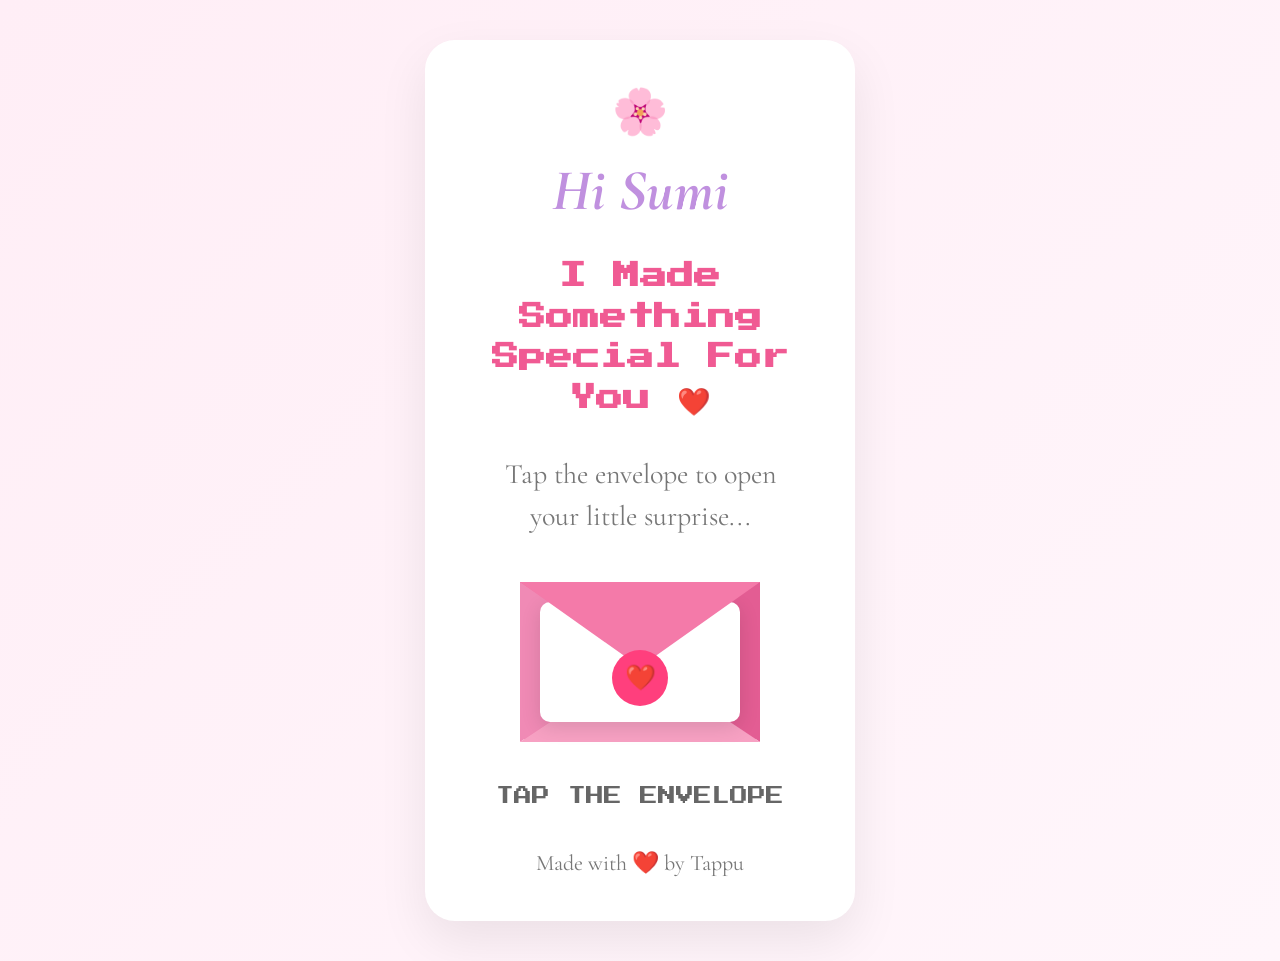
<file: index.html>
<!DOCTYPE html>
<html lang="en">
<head>
    <meta charset="UTF-8">
    <meta name="viewport" content="width=device-width, initial-scale=1.0">

    <title>For Sumi ❤️</title>

    <link rel="stylesheet" href="style.css">

    <link rel="preconnect" href="https://fonts.googleapis.com">
    <link rel="preconnect" href="https://fonts.gstatic.com" crossorigin>

    <link href="https://fonts.googleapis.com/css2?family=Cormorant+Garamond:wght@400;600&family=Press+Start+2P&display=swap" rel="stylesheet">
</head>

<body>

    <!-- Falling Petals -->
    <div class="petals"></div>

    <div class="card">

        <div class="flower">🌸</div>

        <h2>Hi Sumi</h2>

        <h1>
            I Made Something<br>
            Special For You ❤️
        </h1>

        <p>
            Tap the envelope to open<br>
            your little surprise...
        </p>

        <div class="envelope-container">

            <div class="envelope" id="envelope">

                <div class="back"></div>

                <div class="left"></div>

                <div class="right"></div>

                <div class="bottom"></div>

                <div class="letter"></div>

                <div class="flap"></div>

                <div class="heart">❤️</div>

            </div>

        </div>

        <div class="tap">
            TAP THE ENVELOPE
        </div>

        <div class="credit">
            Made with ❤️ by Tappu
        </div>

    </div>

    <script src="script.js"></script>

</body>
</html>
</file>
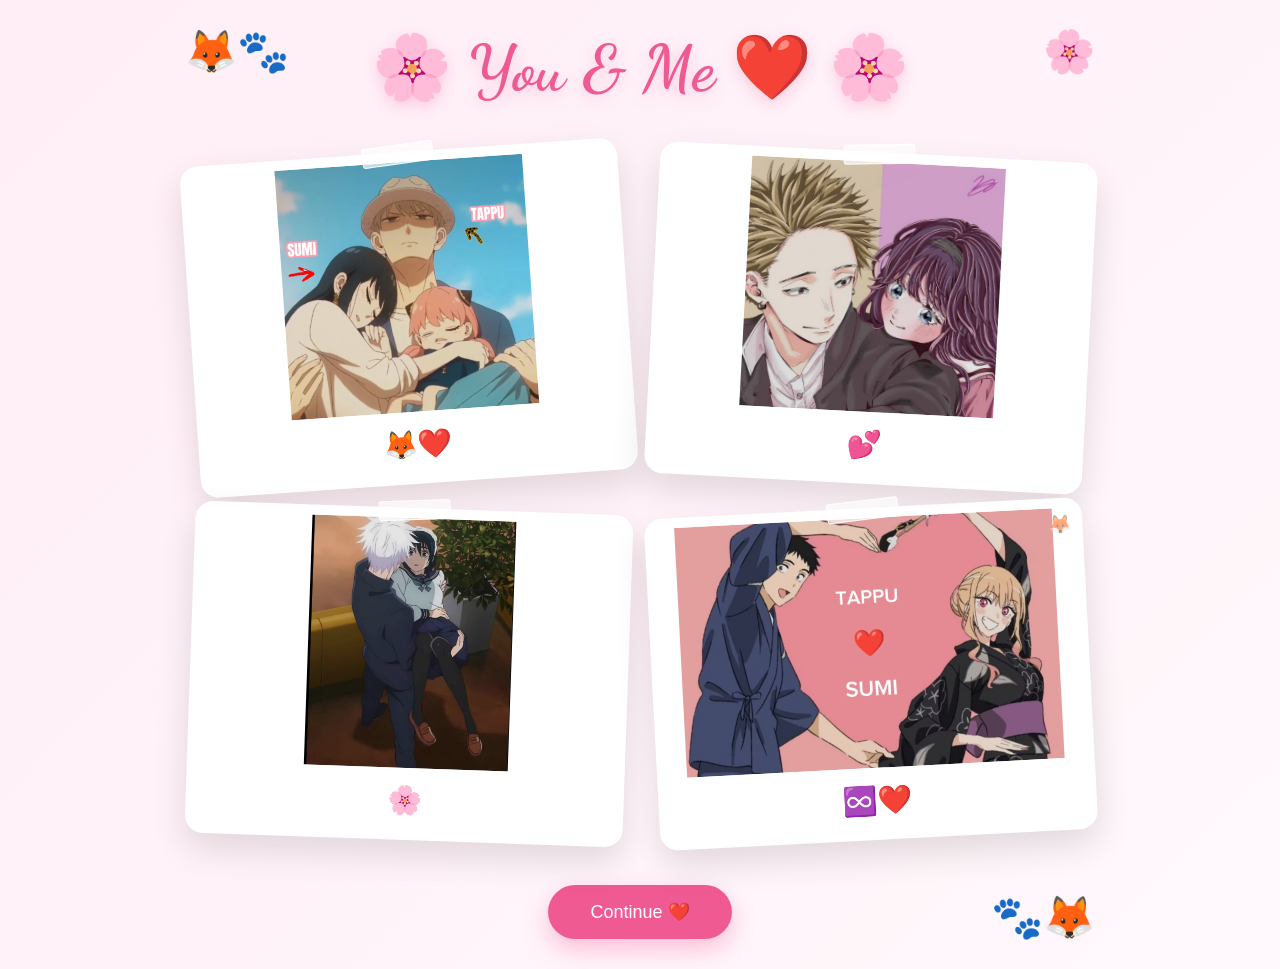
<file: gallery.html>
<!DOCTYPE html>
<html lang="en">
<head>
<meta charset="UTF-8">
<meta name="viewport" content="width=device-width, initial-scale=1.0">

<title>You & Me ❤️</title>

<link rel="stylesheet" href="gallery.css">

<link href="https://fonts.googleapis.com/css2?family=Poppins:wght@300;400;600&family=Dancing+Script:wght@700&display=swap" rel="stylesheet">
</head>

<body>

<!-- Floating Hearts -->
<div class="hearts"></div>

<!-- Main Container -->
<div class="container">

    <!-- Corner Decorations -->
    <div class="corner top-left">🦊🐾</div>
    <div class="corner top-right">🌸</div>

    <!-- Title -->
    <h1>🌸 You & Me ❤️ 🌸</h1>

    <!-- Gallery -->
    <div class="gallery">

        <!-- Photo 1 -->
        <div class="polaroid">
            <img src="photo1.jpg" class="photo" alt="Photo 1">
            <span>🦊❤️</span>
        </div>

        <!-- Photo 2 -->
        <div class="polaroid">
            <img src="photo2.jpg" class="photo" alt="Photo 2">
            <span>💕</span>
        </div>

        <!-- Photo 3 -->
        <div class="polaroid">
            <img src="photo3.jpg" class="photo" alt="Photo 3">
            <span>🌸</span>
        </div>

        <!-- Photo 4 (Secret Fox) -->
        <div class="polaroid secretFox" id="foxSecret">
            <img src="photo4.jpg" class="photo" alt="Photo 4">
            <span>♾️❤️</span>
        </div>

    </div>

    <!-- Continue Button -->
    <button id="nextBtn">
        Continue ❤️
    </button>

    <!-- Bottom Decoration -->
    <div class="corner bottom-right">🐾🦊</div>

</div>

<!-- Lightbox -->
<div id="lightbox">

    <span id="close">&times;</span>

    <img id="lightboxImg" alt="Full Size Photo">

</div>

<script src="gallery.js"></script>

</body>
</html>
</file>
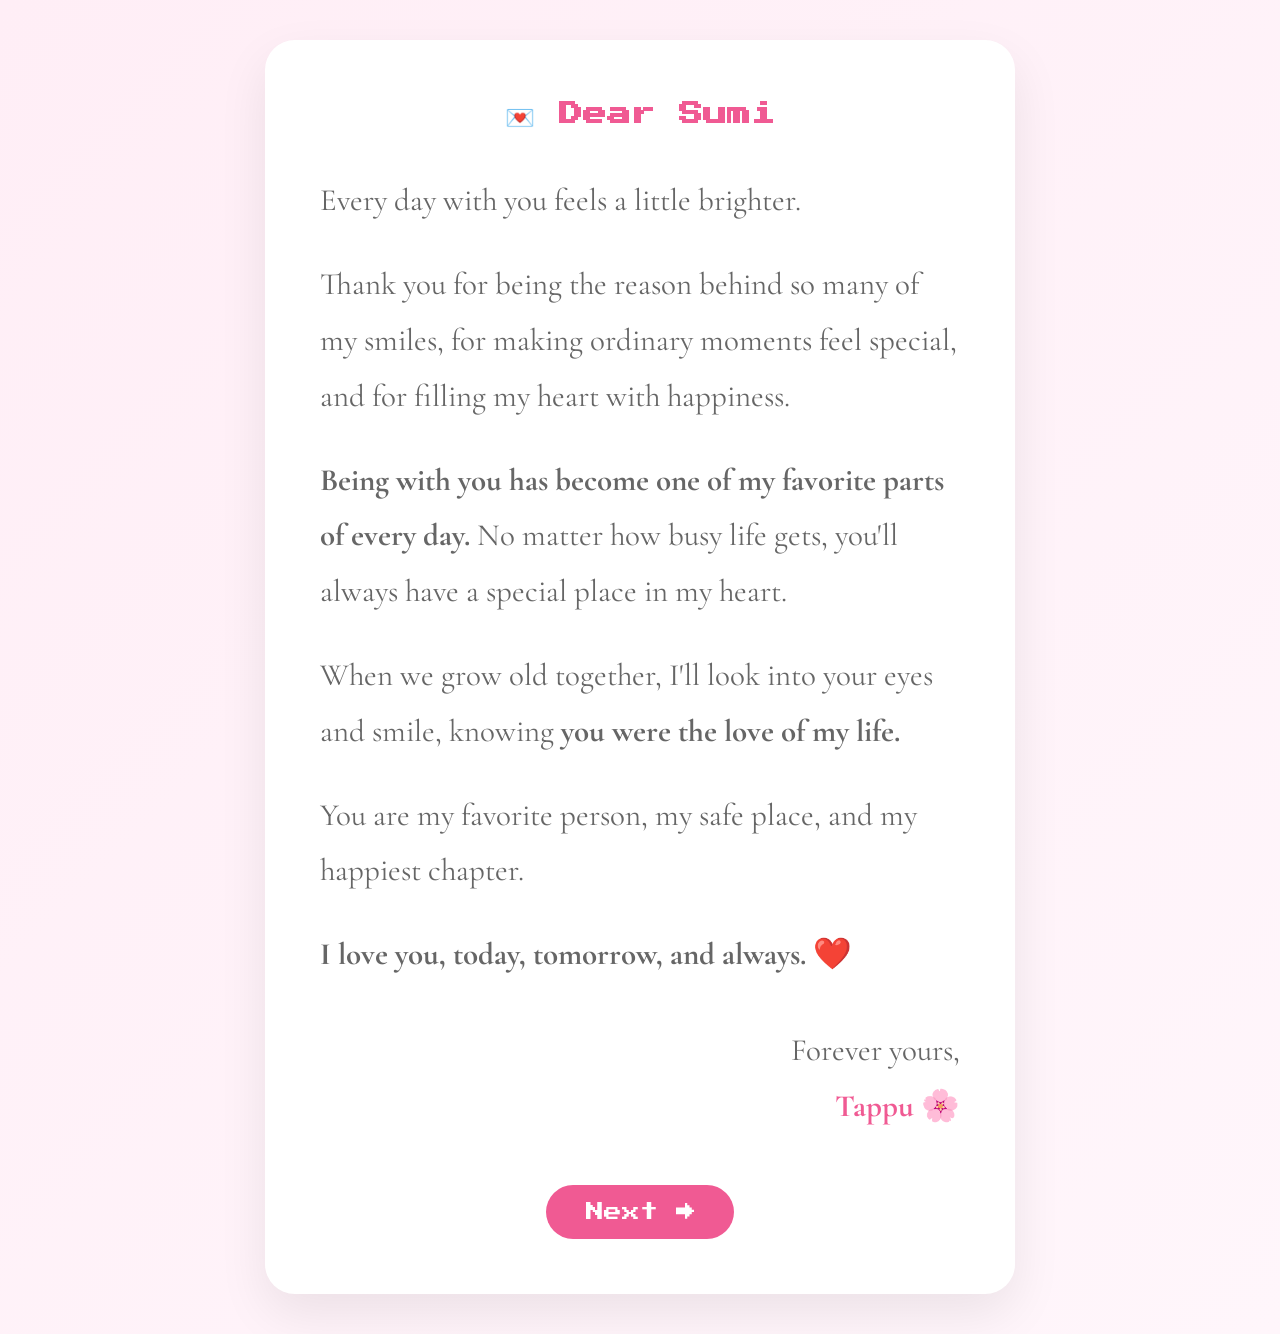
<file: letter.html>
<!DOCTYPE html>
<html lang="en">
<head>
    <meta charset="UTF-8">
    <meta name="viewport" content="width=device-width, initial-scale=1.0">
    <title>A Letter For Sumi ❤️</title>

    <link rel="preconnect" href="https://fonts.googleapis.com">
    <link rel="preconnect" href="https://fonts.gstatic.com" crossorigin>

    <link href="https://fonts.googleapis.com/css2?family=Cormorant+Garamond:wght@400;600&family=Press+Start+2P&display=swap" rel="stylesheet">

    <link rel="stylesheet" href="letter.css">
</head>

<body class="letter-page">

<div class="petals"></div>

<section class="letter-section">

    <div class="letter-card">

        <h2>💌 Dear Sumi</h2>

        <div class="letter-content">

            <p>
                Every day with you feels a little brighter.
            </p>

            <p>
                Thank you for being the reason behind so many of my smiles,
                for making ordinary moments feel special,
                and for filling my heart with happiness.
            </p>

            <p>
                <b>Being with you has become one of my favorite parts of every day.</b>
                No matter how busy life gets,
                you'll always have a special place in my heart.
            </p>

            <p>
                When we grow old together,
                I'll look into your eyes and smile,
                knowing <b>you were the love of my life.</b>
            </p>

            <p>
                You are my favorite person,
                my safe place,
                and my happiest chapter.
            </p>

            <p>
                <b>I love you, today, tomorrow, and always. ❤️</b>
            </p>

            <p class="signature">
                Forever yours,<br>
                <span>Tappu 🌸</span>
            </p>

        </div>

        <button id="nextBtn" class="next-btn">
            Next →
        </button>

    </div>

</section>

<script src="letter.js"></script>

</body>
</html>
</file>
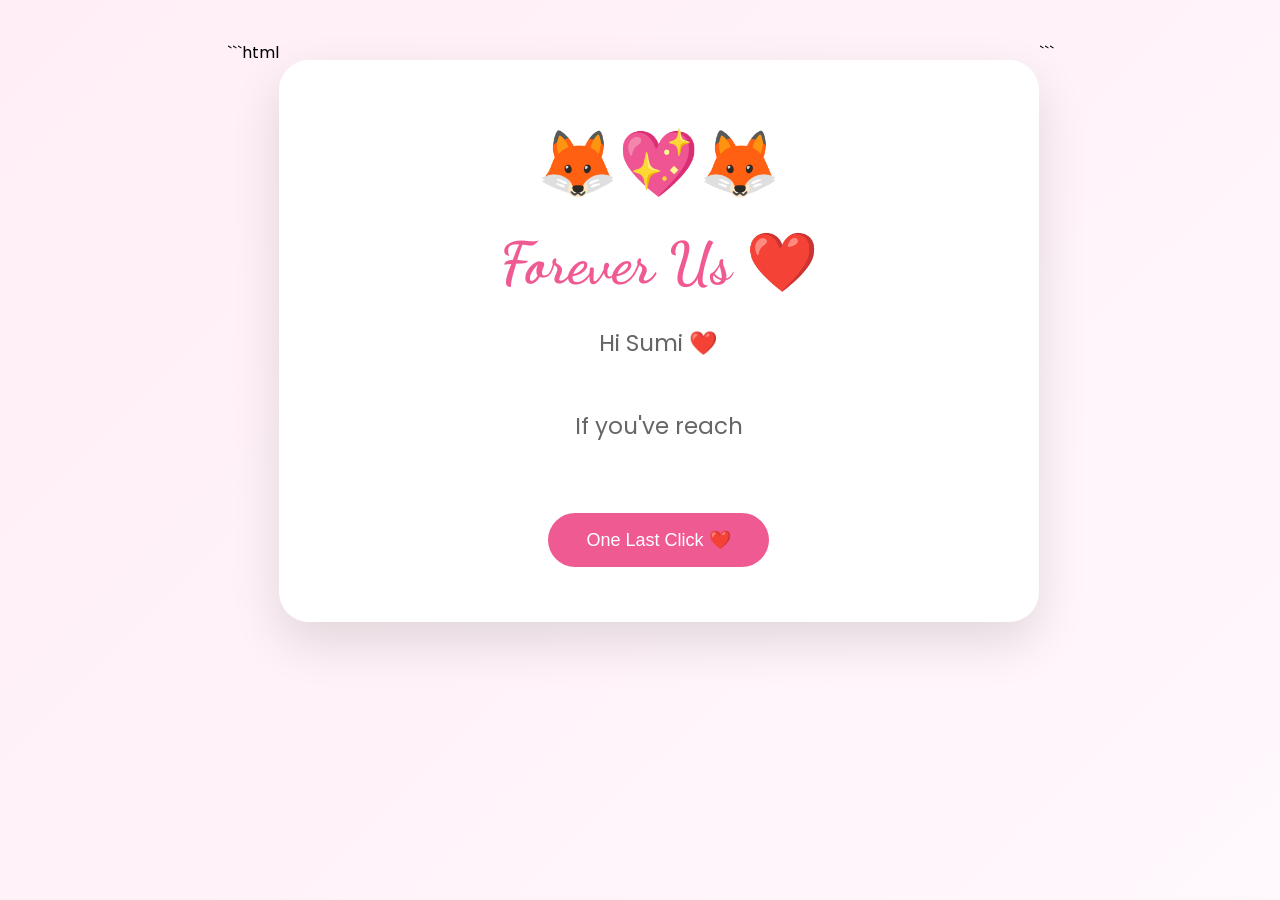
<file: surprise.html>
```html
<!DOCTYPE html>
<html lang="en">
<head>
<meta charset="UTF-8">
<meta name="viewport" content="width=device-width, initial-scale=1.0">

<title>Forever Us ❤️</title>

<link rel="stylesheet" href="surprise.css">

<link href="https://fonts.googleapis.com/css2?family=Poppins:wght@300;500;600&family=Dancing+Script:wght@700&display=swap" rel="stylesheet">

</head>
<body>

<div class="hearts"></div>

<div class="container">

    <div class="foxes">
        🦊💖🦊
    </div>

    <h1>Forever Us ❤️</h1>

    <p id="typing"></p>

    <button id="loveBtn">
        One Last Click ❤️
    </button>

    <div id="finalCard">

        <div class="bigFox">
            🦊💕🦊
        </div>

        <h2>To My Favorite Fox ❤️</h2>

        <p>
If you've reached the end...

Thank you for taking this little journey with me.

This website is just a few pages and some code,
but every click, every animation,
and every tiny detail was made with one person in mind...

You.

You make my ordinary days feel special.
You make me smile without even trying.
You make my world brighter just by being in it.

No matter where life takes us,
no matter how many years pass,
or how much we both change...

I'll always choose you.

Again.
And again.
And again.

Thank you for being my happiness,
my safe place,
and my favorite person.

I love you more than words,
more than this website could ever show.

Forever and always.

🦊❤️🦊

With all my love,

Your Fox,

Tappu ❤️

────────────────────

🦊 + 🦊 = ♾️❤️

This isn't the end...

It's just the beginning of
our forever together. ❤️
</p>

    </div>

</div>

<script src="surprise.js"></script>

</body>
</html>
```
</file>
<file: style.css>
*{
    margin:0;
    padding:0;
    box-sizing:border-box;
}

body{
    font-family:'Cormorant Garamond',serif;
    background:linear-gradient(135deg,#ffeef6,#fff6fb);
    overflow-x:hidden;
    overflow-y:auto;
    min-height:100vh;
    display:flex;
    justify-content:center;
    align-items:flex-start;
    padding:40px 15px;
}

.card{
    width:100%;
    max-width:430px;
    background:#fff;
    border-radius:30px;
    padding:45px 25px;
    box-shadow:0 20px 50px rgba(0,0,0,.08);
    text-align:center;
    position:relative;
}

.flower{
    font-size:45px;
    margin-bottom:15px;
}

h2{
    color:#c090df;
    font-size:58px;
    font-style:italic;
    margin-bottom:30px;
}

h1{
    font-family:'Press Start 2P',cursive;
    color:#f05a93;
    font-size:27px;
    line-height:1.5;
    margin-bottom:35px;
}

p{
    color:#777;
    font-size:28px;
    line-height:1.5;
    margin:20px 0;
}

/* ---------- Envelope ---------- */

.envelope-container{
    display:flex;
    justify-content:center;
    margin:45px 0;
}

.envelope{
    width:240px;
    height:160px;
    position:relative;
    cursor:pointer;
    animation:float 3s ease-in-out infinite;
}

.back{
    position:absolute;
    width:100%;
    height:100%;
    background:#ec6ea2;
    border-radius:0 0 12px 12px;
}

.left{
    position:absolute;
    border-left:120px solid #f08ab5;
    border-top:80px solid transparent;
    border-bottom:80px solid transparent;
}

.right{
    position:absolute;
    right:0;
    border-right:120px solid #e35d93;
    border-top:80px solid transparent;
    border-bottom:80px solid transparent;
}

.bottom{
    position:absolute;
    bottom:0;
    border-left:120px solid transparent;
    border-right:120px solid transparent;
    border-bottom:80px solid #f7a1c3;
}

.flap{
    position:absolute;
    top:0;
    border-left:120px solid transparent;
    border-right:120px solid transparent;
    border-top:85px solid #f47aa9;
    transform-origin:top;
    transition:1s;
    z-index:5;
}

.letter{
    position:absolute;
    left:20px;
    top:20px;
    width:200px;
    height:120px;
    background:white;
    border-radius:10px;
    transition:1s;
    z-index:2;
    box-shadow:0 5px 20px rgba(0,0,0,.12);
}

.heart{
    position:absolute;
    left:50%;
    top:60%;
    transform:translate(-50%,-50%);
    width:56px;
    height:56px;
    background:#ff3f7d;
    border-radius:50%;
    display:flex;
    justify-content:center;
    align-items:center;
    color:white;
    font-size:25px;
    z-index:10;
    animation:beat 1.3s infinite;
}

.open .flap{
    transform:rotateX(180deg);
}

.open .letter{
    transform:translateY(-90px);
}

.tap{
    font-family:'Press Start 2P';
    font-size:18px;
    color:#666;
    margin-top:20px;
}

.credit{
    margin-top:45px;
    font-size:22px;
    color:#777;
}

/* ---------- Petals ---------- */

.petals{
    position:fixed;
    inset:0;
    pointer-events:none;
}

.petal{
    position:absolute;
    font-size:22px;
    animation:fall linear forwards;
}

@keyframes fall{
    from{
        transform:translateY(-10vh) rotate(0deg);
    }
    to{
        transform:translateY(110vh) rotate(360deg);
        opacity:0;
    }
}

@keyframes beat{
    50%{
        transform:translate(-50%,-50%) scale(1.15);
    }
}

@keyframes float{
    50%{
        transform:translateY(-8px);
    }
}
</file>
<file: gallery.css>
@import url('https://fonts.googleapis.com/css2?family=Poppins:wght@300;400;500;600&family=Dancing+Script:wght@700&display=swap');

*{
    margin:0;
    padding:0;
    box-sizing:border-box;
}

body{
    font-family:'Poppins',sans-serif;
    background:linear-gradient(135deg,#ffeef6,#fff8fc);
    min-height:100vh;
    overflow-x:hidden;
    display:flex;
    justify-content:center;
    align-items:center;
    padding:30px 15px;
}

/* Floating Hearts */

.hearts{
    position:fixed;
    inset:0;
    pointer-events:none;
    overflow:hidden;
    z-index:0;
}

.heart{
    position:absolute;
    opacity:.35;
    animation:float linear forwards;
}

@keyframes float{
    from{
        transform:translateY(110vh) rotate(0deg);
        opacity:0;
    }
    15%{
        opacity:.35;
    }
    to{
        transform:translateY(-120vh) rotate(360deg);
        opacity:0;
    }
}

/* Container */

.container{
    position:relative;
    z-index:2;
    width:100%;
    max-width:900px;
    text-align:center;
}

h1{
    font-family:'Dancing Script',cursive;
    color:#f05a93;
    font-size:4rem;
    margin-bottom:45px;
    text-shadow:0 5px 15px rgba(240,90,147,.25);
}

/* Gallery */

.gallery{
    display:grid;
    grid-template-columns:repeat(2,1fr);
    gap:24px;
}

/* Scrapbook Polaroids */

.polaroid{
    position:relative;
    background:#fff;
    padding:10px 10px 18px;
    border-radius:18px;
    box-shadow:0 15px 35px rgba(0,0,0,.12);
    transition:.35s;
}

.polaroid:nth-child(1){
    transform:rotate(-4deg);
}

.polaroid:nth-child(2){
    transform:rotate(3deg);
}

.polaroid:nth-child(3){
    transform:rotate(2deg);
}

.polaroid:nth-child(4){
    transform:rotate(-3deg);
}

.polaroid:hover{
    transform:rotate(0deg) scale(1.05);
    box-shadow:0 25px 50px rgba(240,90,147,.30);
}

.polaroid::before{
    content:"";
    position:absolute;
    width:70px;
    height:18px;
    background:rgba(255,255,255,.65);
    border:1px solid rgba(255,255,255,.9);
    border-radius:3px;
    top:-8px;
    left:50%;
    transform:translateX(-50%) rotate(-4deg);
}

/* Image */

.photo{
    width:100%;
    height:250px;
    object-fit:contain;
    border-radius:12px;
    cursor:pointer;
    display:block;
}

/* Emoji */

.polaroid span{
    display:block;
    margin-top:12px;
    font-size:28px;
    text-align:center;
}

/* Continue Button */

#nextBtn{
    margin-top:45px;
    border:none;
    border-radius:50px;
    background:#f05a93;
    color:white;
    padding:16px 42px;
    font-size:18px;
    cursor:pointer;
    transition:.3s;
    box-shadow:0 10px 25px rgba(240,90,147,.35);
}

#nextBtn:hover{
    transform:translateY(-4px) scale(1.04);
}

/* Lightbox */

#lightbox{
    position:fixed;
    inset:0;
    display:flex;
    justify-content:center;
    align-items:center;
    background:rgba(0,0,0,.92);
    opacity:0;
    visibility:hidden;
    transition:.35s;
    z-index:999;
}

#lightbox.show{
    opacity:1;
    visibility:visible;
}

#lightbox img{
    max-width:92%;
    max-height:90%;
    border-radius:20px;
    box-shadow:0 20px 60px rgba(0,0,0,.45);
    animation:zoom .35s;
}

@keyframes zoom{
    from{
        transform:scale(.85);
        opacity:0;
    }
    to{
        transform:scale(1);
        opacity:1;
    }
}

#close{
    position:absolute;
    top:20px;
    right:30px;
    color:white;
    font-size:50px;
    cursor:pointer;
}

/* Mobile */

@media(max-width:768px){

body{
    padding:20px 12px;
}

h1{
    font-size:3rem;
}

.gallery{
    gap:14px;
}

.photo{
    height:170px;
}

.polaroid span{
    font-size:22px;
}

#nextBtn{
    width:100%;
}

}

/* Scrapbook Background */

body::before{
    content:"";
    position:fixed;
    inset:0;
    background-image:
    radial-gradient(rgba(255,255,255,.45) 1px, transparent 1px);
    background-size:28px 28px;
    opacity:.35;
    pointer-events:none;
}

/* Corner Decorations */

.corner{
    position:absolute;
    font-size:42px;
    user-select:none;
    animation:floatCorner 3s ease-in-out infinite;
}

.top-left{
    top:-10px;
    left:-5px;
}

.top-right{
    top:-10px;
    right:-5px;
}

.bottom-right{
    right:-5px;
    bottom:-10px;
}

@keyframes floatCorner{
    50%{
        transform:translateY(-6px);
    }
}

/* Secret Fox */

.secretFox{
    position:relative;
}

.secretFox::after{
    content:"🦊";
    position:absolute;
    top:12px;
    right:12px;
    font-size:18px;
    opacity:.55;
}
</file>
<file: letter.css>
*{
    margin:0;
    padding:0;
    box-sizing:border-box;
}

body{
    font-family:'Cormorant Garamond',serif;
    background:linear-gradient(135deg,#ffeef6,#fff6fb);
    min-height:100vh;
    overflow-x:hidden;
    display:flex;
    justify-content:center;
    align-items:center;
    padding:40px 20px;
    position:relative;
}

.petals{
    position:fixed;
    inset:0;
    pointer-events:none;
    z-index:0;
}

.petal{
    position:absolute;
    font-size:22px;
    animation:fall linear forwards;
}

@keyframes fall{
    from{
        transform:translateY(-10vh) rotate(0deg);
    }
    to{
        transform:translateY(110vh) rotate(360deg);
        opacity:0;
    }
}

.letter-section{
    width:100%;
    display:flex;
    justify-content:center;
    position:relative;
    z-index:2;
}

.letter-card{
    background:white;
    width:100%;
    max-width:750px;
    border-radius:30px;
    padding:55px;
    box-shadow:0 20px 50px rgba(0,0,0,.08);
    animation:fadeUp .8s ease;
}

@keyframes fadeUp{
    from{
        opacity:0;
        transform:translateY(40px);
    }
    to{
        opacity:1;
        transform:translateY(0);
    }
}

.letter-card h2{
    text-align:center;
    color:#f05a93;
    font-family:'Press Start 2P';
    font-size:24px;
    margin-bottom:40px;
    line-height:1.6;
}

.letter-content p{
    font-size:31px;
    color:#666;
    line-height:1.8;
    margin-bottom:28px;
}

.signature{
    text-align:right;
    margin-top:40px;
}

.signature span{
    color:#f05a93;
    font-weight:bold;
}

.next-btn{
    margin:50px auto 0;
    display:block;
    border:none;
    background:#f05a93;
    color:white;
    padding:18px 40px;
    border-radius:50px;
    font-size:18px;
    cursor:pointer;
    font-family:'Press Start 2P';
    transition:.3s;
}

.next-btn:hover{
    transform:translateY(-4px);
    background:#ea3d82;
}

@media(max-width:768px){

.letter-card{
    padding:30px;
}

.letter-card h2{
    font-size:18px;
}

.letter-content p{
    font-size:22px;
}

.next-btn{
    font-size:12px;
    padding:16px 22px;
}

}
</file>
<file: surprise.css>
@import url('https://fonts.googleapis.com/css2?family=Poppins:wght@300;400;600&family=Dancing+Script:wght@700&display=swap');

*{
    margin:0;
    padding:0;
    box-sizing:border-box;
}

body{
    font-family:'Poppins',sans-serif;
    min-height:100vh;
    display:flex;
    justify-content:center;
    align-items:flex-start;
    padding:40px 20px;
    overflow-x:hidden;
    overflow-y:auto;
    background:linear-gradient(135deg,#ffeef6,#fff8fc);
    animation:fadeIn 1s ease;
}

.hearts{
    position:fixed;
    inset:0;
    pointer-events:none;
    overflow:hidden;
    z-index:0;
}

.heart{
    position:absolute;
    animation:float linear forwards;
    opacity:.4;
}

@keyframes float{
    from{
        transform:translateY(110vh) rotate(0deg);
        opacity:0;
    }
    15%{
        opacity:.4;
    }
    to{
        transform:translateY(-120vh) rotate(360deg);
        opacity:0;
    }
}

.container{
    position:relative;
    z-index:2;
    width:100%;
    max-width:760px;
    background:white;
    border-radius:30px;
    padding:55px 35px;
    text-align:center;
    box-shadow:0 20px 50px rgba(0,0,0,.12);
    margin:20px 0;
}

.foxes{
    font-size:65px;
    animation:bounce 2.5s infinite;
}

.bigFox{
    font-size:75px;
    margin-bottom:20px;
}

@keyframes bounce{
    0%{
        transform:translateY(0);
    }
    50%{
        transform:translateY(-10px) scale(1.05);
    }
    100%{
        transform:translateY(0);
    }
}

h1{
    margin:15px 0 25px;
    color:#f05a93;
    font-size:58px;
    font-family:'Dancing Script',cursive;
}

#typing{
    min-height:170px;
    color:#666;
    font-size:23px;
    line-height:1.8;
    white-space:pre-wrap;
}

#loveBtn{
    margin-top:20px;
    padding:16px 38px;
    border:none;
    border-radius:50px;
    background:#f05a93;
    color:white;
    font-size:18px;
    cursor:pointer;
    transition:.3s;
}

#loveBtn:hover{
    transform:translateY(-5px);
    box-shadow:0 12px 28px rgba(240,90,147,.35);
}

#finalCard{
    max-height:0;
    opacity:0;
    overflow:hidden;
    transition:1s;
}

#finalCard.show{
    margin-top:40px;
    max-height:1000px;
    opacity:1;
}

#finalCard h2{
    color:#f05a93;
    margin-bottom:20px;
    font-size:42px;
    font-family:'Dancing Script',cursive;
}

#finalCard p{
    color:#666;
    line-height:2;
    font-size:22px;
    white-space:pre-line;
}

@media(max-width:768px){

    body{
        padding:25px 15px;
    }

    .container{
        padding:35px 20px;
    }

    h1{
        font-size:44px;
    }

    .foxes,
    .bigFox{
        font-size:55px;
    }

    #typing,
    #finalCard p{
        font-size:18px;
    }

    #loveBtn{
        width:100%;
    }

}

@keyframes fadeIn{
    from{
        opacity:0;
    }
    to{
        opacity:1;
    }
}
</file>
